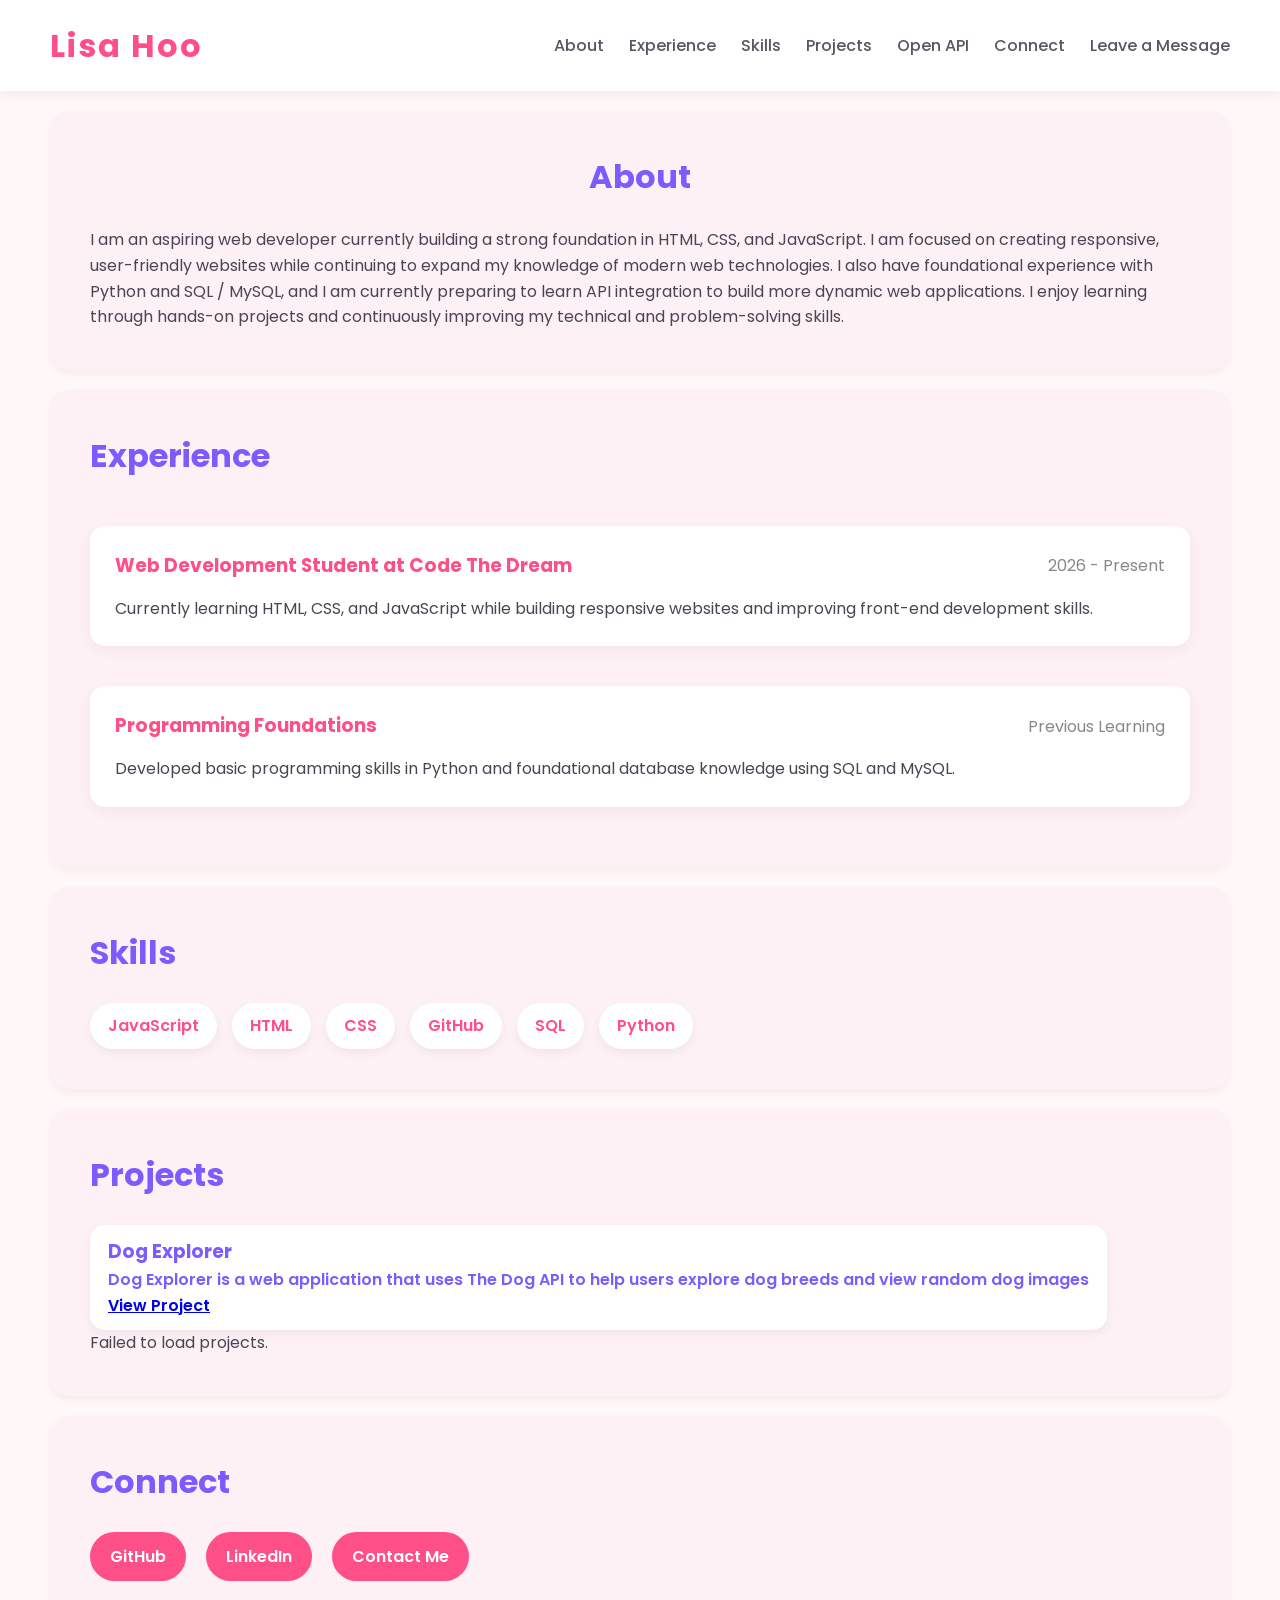
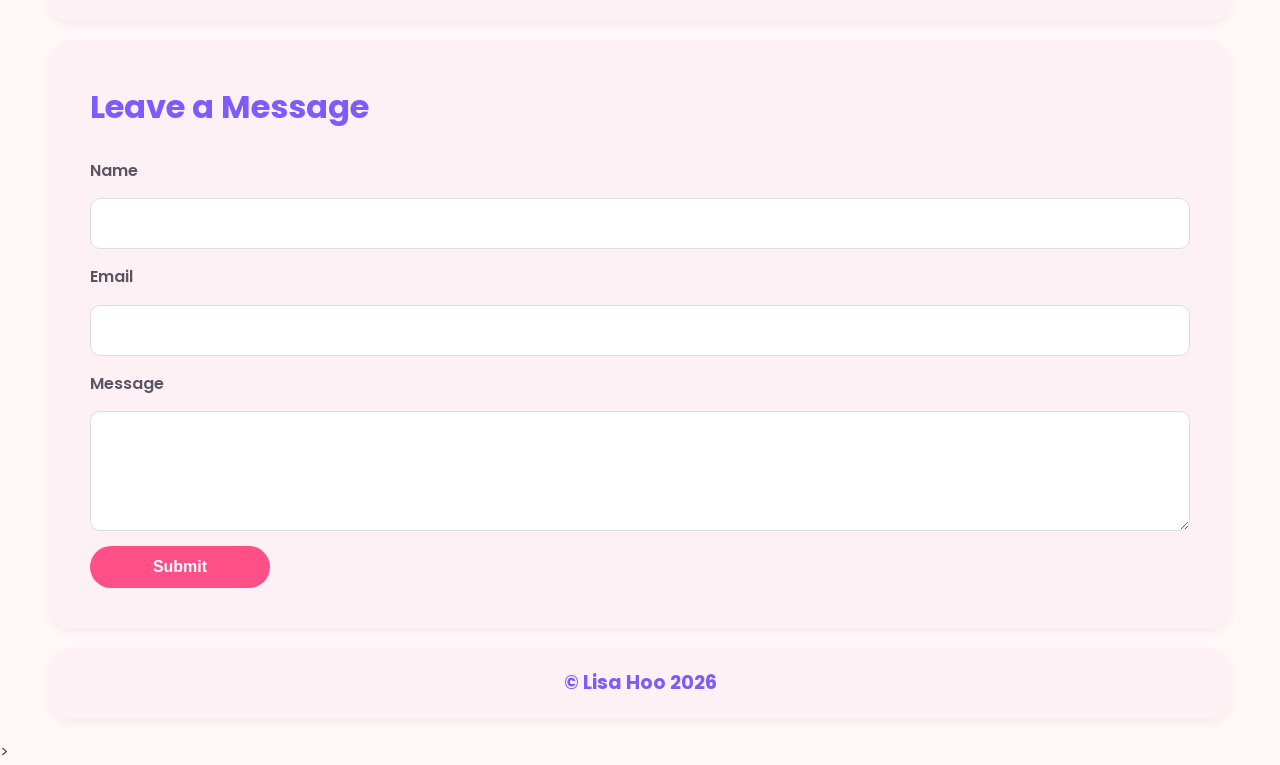
<file: index.html>
<!DOCTYPE html>
<html lang="en">

<head>
    <meta charset="UTF-8">
    <meta name="viewport" content="width=device-width, initial-scale=1.0">

    <meta name="author" content="Lisa Hoo">
    <meta name="description"
        content="Lisa Hoo portfolio at Code The Dream, showcasing HTML, CSS, and JavaScript skills.">

    <title>Lisa Hoo Portfolio</title>

    <!-- Google Font -->
    <link rel="preconnect" href="https://fonts.googleapis.com">
    <link rel="preconnect" href="https://fonts.gstatic.com" crossorigin>

    <!--<link href="https://googleapis.com" rel="stylesheet">-->

    <link href="https://fonts.googleapis.com/css2?family=Poppins:wght@300;400;600;700&display=swap" rel="stylesheet">

    <!-- CSS File -->
    <link rel="stylesheet" href="css/index.css">
</head>

<body>

    <!-- Navigation -->
    <nav>

        <h1 class="logo">Lisa Hoo</h1>

        <ul class="nav-links">
            <li><a href="#about">About</a></li>
            <li><a href="#experience">Experience</a></li>
            <li><a href="#skills">Skills</a></li>
            <li><a href="#projects">Projects</a></li>
            <li><a href="openapi.html">Open API</a></li>
            <li><a href="#connect">Connect</a></li>
            <li><a href="#leave-message">Leave a Message</a></li>
        </ul>

    </nav>

    <!-- About Section -->
    <section id="about">

        <h2>About</h2>

        <p>
            I am an aspiring web developer currently building a strong foundation
            in HTML, CSS, and JavaScript. I am focused on creating responsive,
            user-friendly websites while continuing to expand my knowledge of modern web technologies.
            I also have foundational experience with Python and SQL / MySQL,
            and I am currently preparing to learn API integration to build more dynamic web applications.
            I enjoy learning through hands-on projects and continuously improving my technical
            and problem-solving skills.
        </p>

    </section>

    <!-- Experience Section -->
    <section id="experience">

        <h2>Experience</h2>

        <div class="experience-item">

            <div class="experience-header">
                <h3>Web Development Student at Code The Dream</h3>
                <span>2026 - Present</span>
            </div>

            <p>
                Currently learning HTML, CSS, and JavaScript while building responsive
                websites and improving front-end development skills.
            </p>

        </div>

        <div class="experience-item">

            <div class="experience-header">
                <h3>Programming Foundations</h3>
                <span>Previous Learning</span>
            </div>

            <p>
                Developed basic programming skills in Python and foundational database
                knowledge using SQL and MySQL.
            </p>

        </div>

    </section>

    <!-- Skills Section -->
    <section id="skills">

        <h2>Skills</h2>
        <ul></ul>
            
    </section>

    <!-- Projects Section -->
    <section id="projects">

        <h2>Projects</h2>

        <ul>
            <li class="project-card">
                <h3>Dog Explorer</h3>

                <p>
                    Dog Explorer is a web application that uses The Dog API to help users 
                    explore dog breeds and view random dog images
                </p>
                <a href="openapi.html">View Project</a>
            </li>
        </ul>

    </section>

    <!-- Connect Section -->
    <section id="connect">

        <h2>Connect</h2>

        <div class="connect-links">
        <!--Add "noopener noreferrer" for security and privacy-->
            <a href="https://github.com/CTDLisaHoo" target="_blank" rel="noopener noreferrer">GitHub</a>
            <a href="https://www.linkedin.com/in/lisa-clark-304a6a407" target="_blank" rel="noopener noreferrer">LinkedIn</a>
            <a href="#leave-message">Contact Me</a>
        </div>

    </section>
    
    <section id="leave-message">
        <h2>Leave a Message</h2>
        <form name="leave_message">
        
        <label for="usersName">Name</label>
        <input type="text" id="usersName" name="usersName" required>
        
        <label for="usersEmail">Email</label>
        <input type="email" id="usersEmail" name="usersEmail" required>
       
        <label for="usersMessage">Message</label>
        <textarea id="usersMessage" name="usersMessage" required></textarea>
        
        <button type="submit">Submit</button>

        </form>
    </section>

    <!-- Messages Section -->
    <section id="messages">

        <h2>Messages</h2>

        <ul></ul>

    </section>

       
    <script src="js/index.js"></script>

</body>
</html>>
</file>
<file: css/index.css>
/* Google Font */
@import url('https://fonts.googleapis.com/css2?family=Poppins:wght@300;400;500;600;700&display=swap');

/* Reset */
*{
  margin:0;
  padding:0;
  box-sizing:border-box;
}

/* Smooth Scrolling */
html{
  scroll-behavior:smooth;
}

/* Body */
body{
  background-color:#fff7f8;
  color:#4b4453;
  font-family:'Poppins', sans-serif;
  line-height:1.6;
}

/* Navigation */
nav{
  background-color:#ffffff;
  padding:20px 50px;

  display:flex;
  justify-content:space-between;
  align-items:center;

  position:sticky;
  top:0;
  z-index:1000;

  box-shadow:0 4px 10px rgba(0,0,0,0.05);
}

/* Logo */
.logo{
  color:#ff4f87;
  font-size:2rem;
  font-weight:700;
  letter-spacing:2px;
}

/* Nav Links */
.nav-links{
  display:flex;
  gap:25px;
  list-style:none;
}

.nav-links a{
  color:#5b5563;
  text-decoration:none;
  font-weight:500;
  transition:0.3s;
}

.nav-links a:hover{
  color:#ff4f87;
}

/* Sections */
section{
  padding:70px 50px;
}

/* Headings */
h2{
  font-size:2rem;
  color:#7c5cff;
  margin-bottom:25px;
  font-weight:700;
}

/* Shared Section Styling */
#about,
#experience,
#skills,
#projects,
#connect,
#leave-message,
#messages{
  background-color:#fdf1f6;
  border-radius:20px;
  margin:20px 50px;
  padding:40px;

  box-shadow:0 4px 10px rgba(0,0,0,0.05);
}

/* About */
#about{
  text-align:center;
}

#about p{
  text-align:left;
}

#experience{
  display: flex;
  flex-direction: column;
  gap: 20px;
}

/* Experience Cards */
.experience-item{
  background-color:#ffffff;
  padding:25px;
  margin-bottom:20px;
  border-radius:15px;

  box-shadow:0 4px 15px rgba(0,0,0,0.05);
  transition:0.3s;
}

.experience-item:hover{
  transform:translateY(-5px);
}

/* Experience Header */
.experience-header{
  display:flex;
  justify-content:space-between;
  align-items:center;
  margin-bottom:15px;
}

.experience-header h3{
  color:#ff4f87;
}

.experience-header span{
  color:#888888;
}

/* Skills List */
#skills ul{
  display:flex;
  flex-wrap:wrap;
  gap:15px;
  list-style:none;
}

/* Skill Items */
#skills li{
  background-color:#ffffff;
  color:#ff4f87;

  padding:10px 18px;
  border-radius:25px;

  font-weight:600;

  box-shadow:0 4px 10px rgba(0,0,0,0.05);
  transition:0.3s;
}

#skills li:hover{
  transform:translateY(-3px);
  background-color:#7c5cff;
  color:white;
}

/* Projects List */
#projects ul {
  display: flex;
  flex-wrap: wrap;
  gap: 15px;
  list-style: none;
  padding: 0;
}

/* Individual Project Items */
#projects li {
  background-color: #ffffff;
  color: #7c5cff;

  padding: 12px 18px;
  border-radius: 15px;

  font-weight: 600;

  box-shadow: 0 4px 10px rgba(0,0,0,0.05);

  transition: 0.3s;
  cursor: pointer;
}

#projects li:hover {
  background-color: #ff4f87;
  color: white;
  transform: translateY(-3px);
}

/* Connect Links */
.connect-links{
  display:flex;
  gap:20px;
  flex-wrap:wrap;
}

/* Connect Buttons */
.connect-links a{
  background-color:#ff4f87;
  color:white;

  text-decoration:none;

  padding:12px 20px;
  border-radius:30px;

  font-weight:600;
  transition:0.3s;
}

.connect-links a:hover{
  background-color:#7c5cff;
  transform:translateY(-3px);
}

/* Form Layout */
form{
  display:flex;
  flex-direction:column;
  gap:15px;
}

/* Labels */
form label{
  font-weight:600;
  color:#5b5563;
}

/* Inputs & Textarea */
form input,
form textarea{
  width:100%;
  padding:12px;

  border:1px solid #ddd;
  border-radius:10px;

  font-size:1rem;
  font-family:'Poppins', sans-serif;

  outline:none;
  transition:0.3s;
}

/* Focus Effect */
form input:focus,
form textarea:focus{
  border-color:#ff4f87;
  box-shadow:0 0 5px rgba(255,79,135,0.3);
}

/* Textarea */
form textarea{
  min-height:120px;
  resize:vertical;
}

/* Submit Button */
form button{
  width:180px;

  padding:12px;
  border:none;
  border-radius:30px;

  background-color:#ff4f87;
  color:white;

  font-weight:600;
  font-size:1rem;

  cursor:pointer;
  transition:0.3s;
}

/* Button Hover */
form button:hover{
  background-color:#7c5cff;
  transform:translateY(-3px);
}

/* Messages List */
#messages ul{
  list-style:none;
  padding:0;
}

/* Message Item */
#messages li{
  background-color:white;
  margin-bottom:15px;
  padding:15px;

  border-radius:12px;

  display:flex;
  flex-wrap:wrap;
  gap:10px;
  align-items:center;

  box-shadow:0 4px 10px rgba(0,0,0,0.05);
}

/* Message Links */
#messages a{
  color:#ff4f87;
  text-decoration:none;
  font-weight:600;
}

/* Message Buttons */
#messages button{
  background-color:#7c5cff;
  color:white;

  border:none;
  padding:8px 14px;

  border-radius:20px;
  cursor:pointer;

  transition:0.3s;
}

/* Button Hover */
#messages button:hover{
  background-color:#ff4f87;
}

/* Footer */
footer{
  background-color:#fdf1f6;
  color:#7c5cff;

  text-align:center;

  font-size:1.2rem;
  font-weight:700;
  font-family:'Poppins', sans-serif;

  padding:20px;
  margin:20px 50px;

  border-radius:20px;

  box-shadow:0 4px 10px rgba(0,0,0,0.05);

  transition:0.3s;
}

/* Responsive Design */
@media (max-width:768px){

  nav{
    flex-direction:column;
    gap:15px;
    padding:20px;
  }

  section{
    padding:40px 20px;
  }

  #about,
  #experience,
  #skills,
  #projects,
  #connect,
  #leave-message,
  #messages,
  footer{
    margin:20px;
    padding:20px;
  }

  #skills ul{
    justify-content:center;
  }

  #projects ul{
    justify-content:center;
  }

  form button{
    width:100%;
  }

  #messages li{
    flex-direction:column;
    align-items:flex-start;
  }
}
</file>
